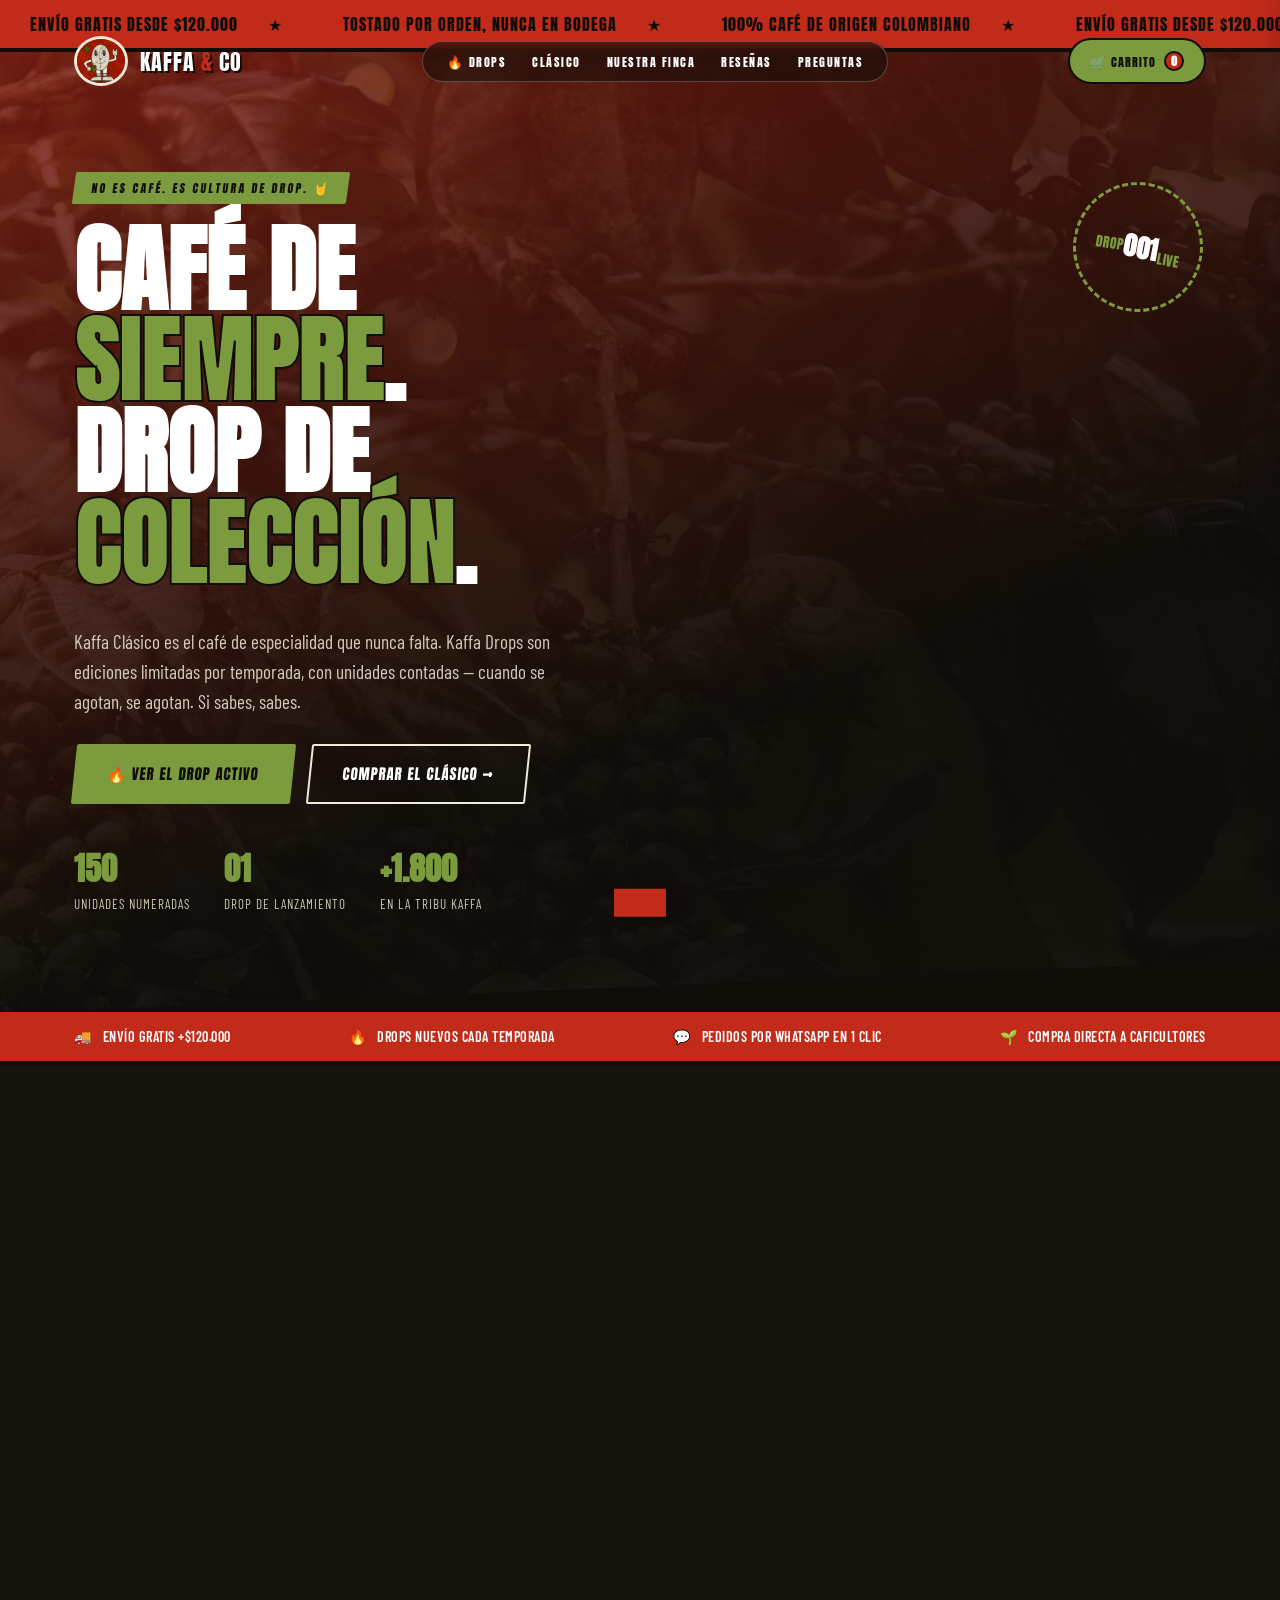
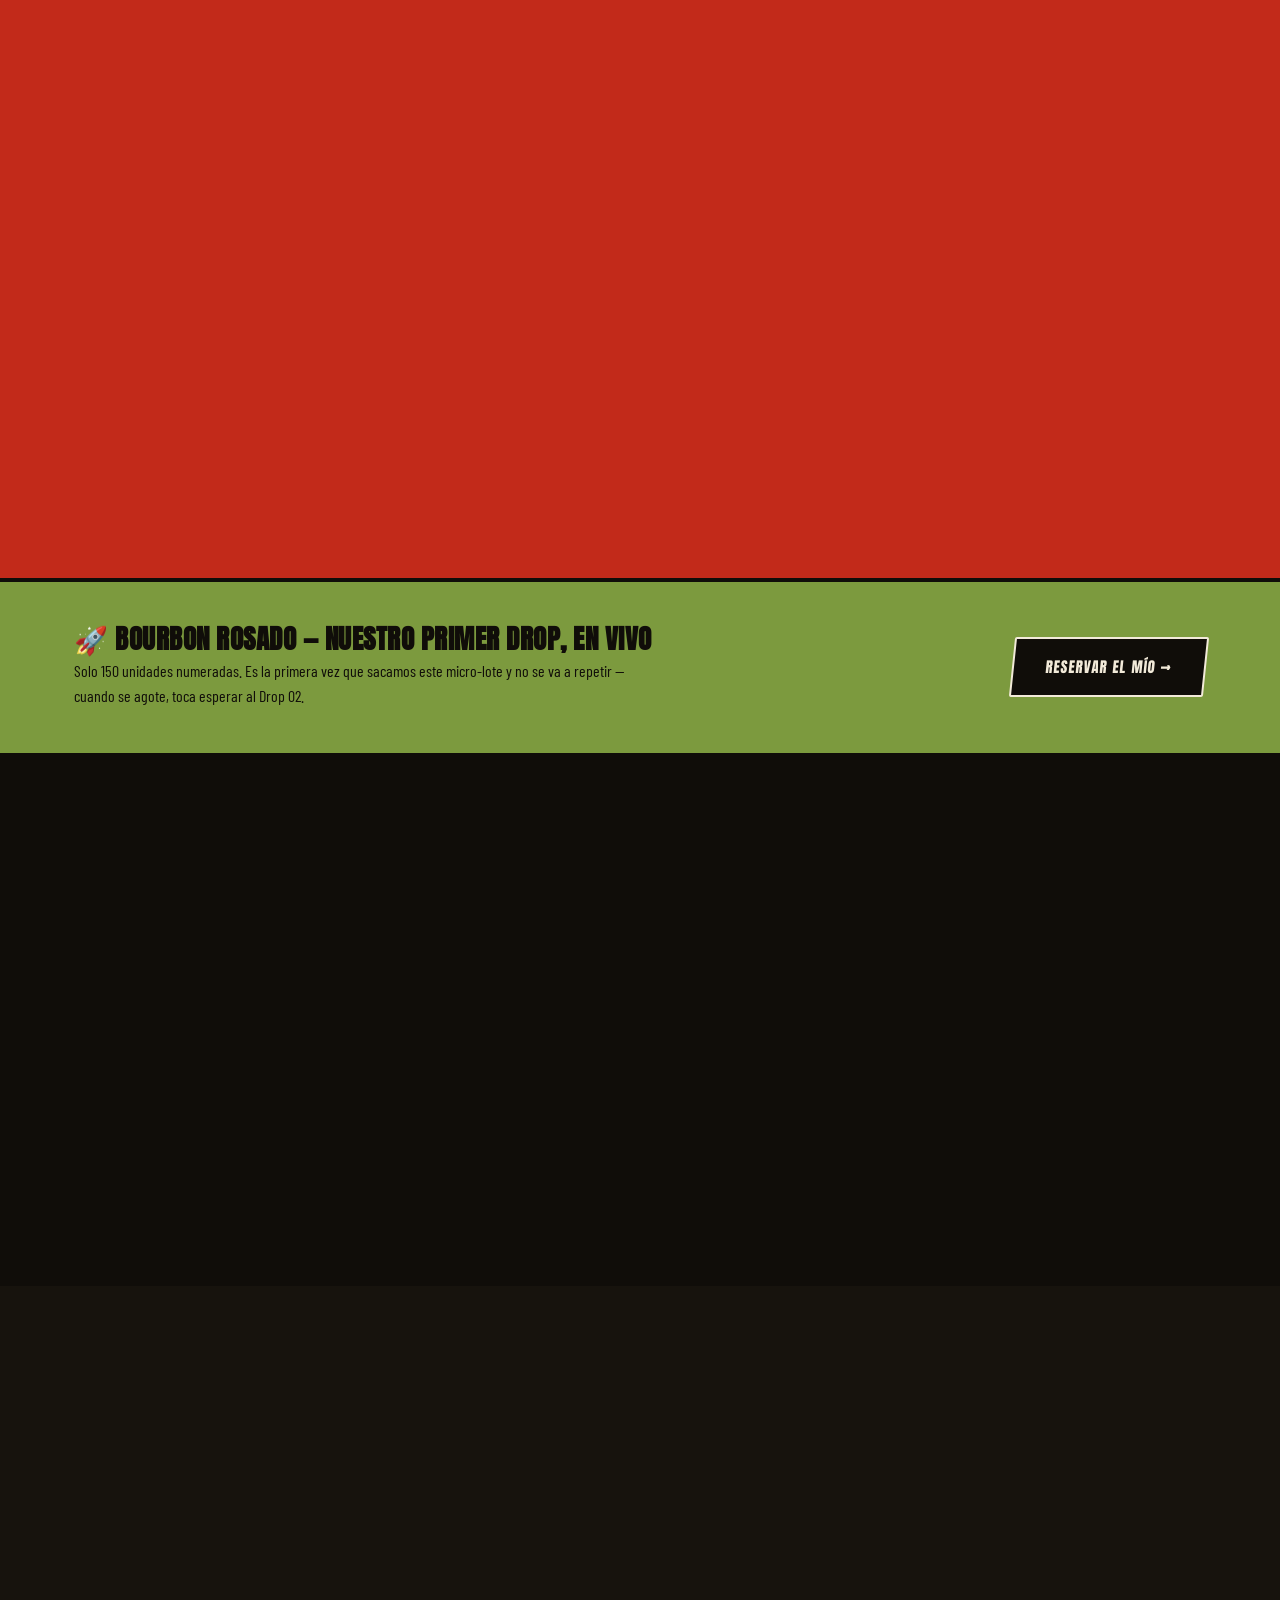
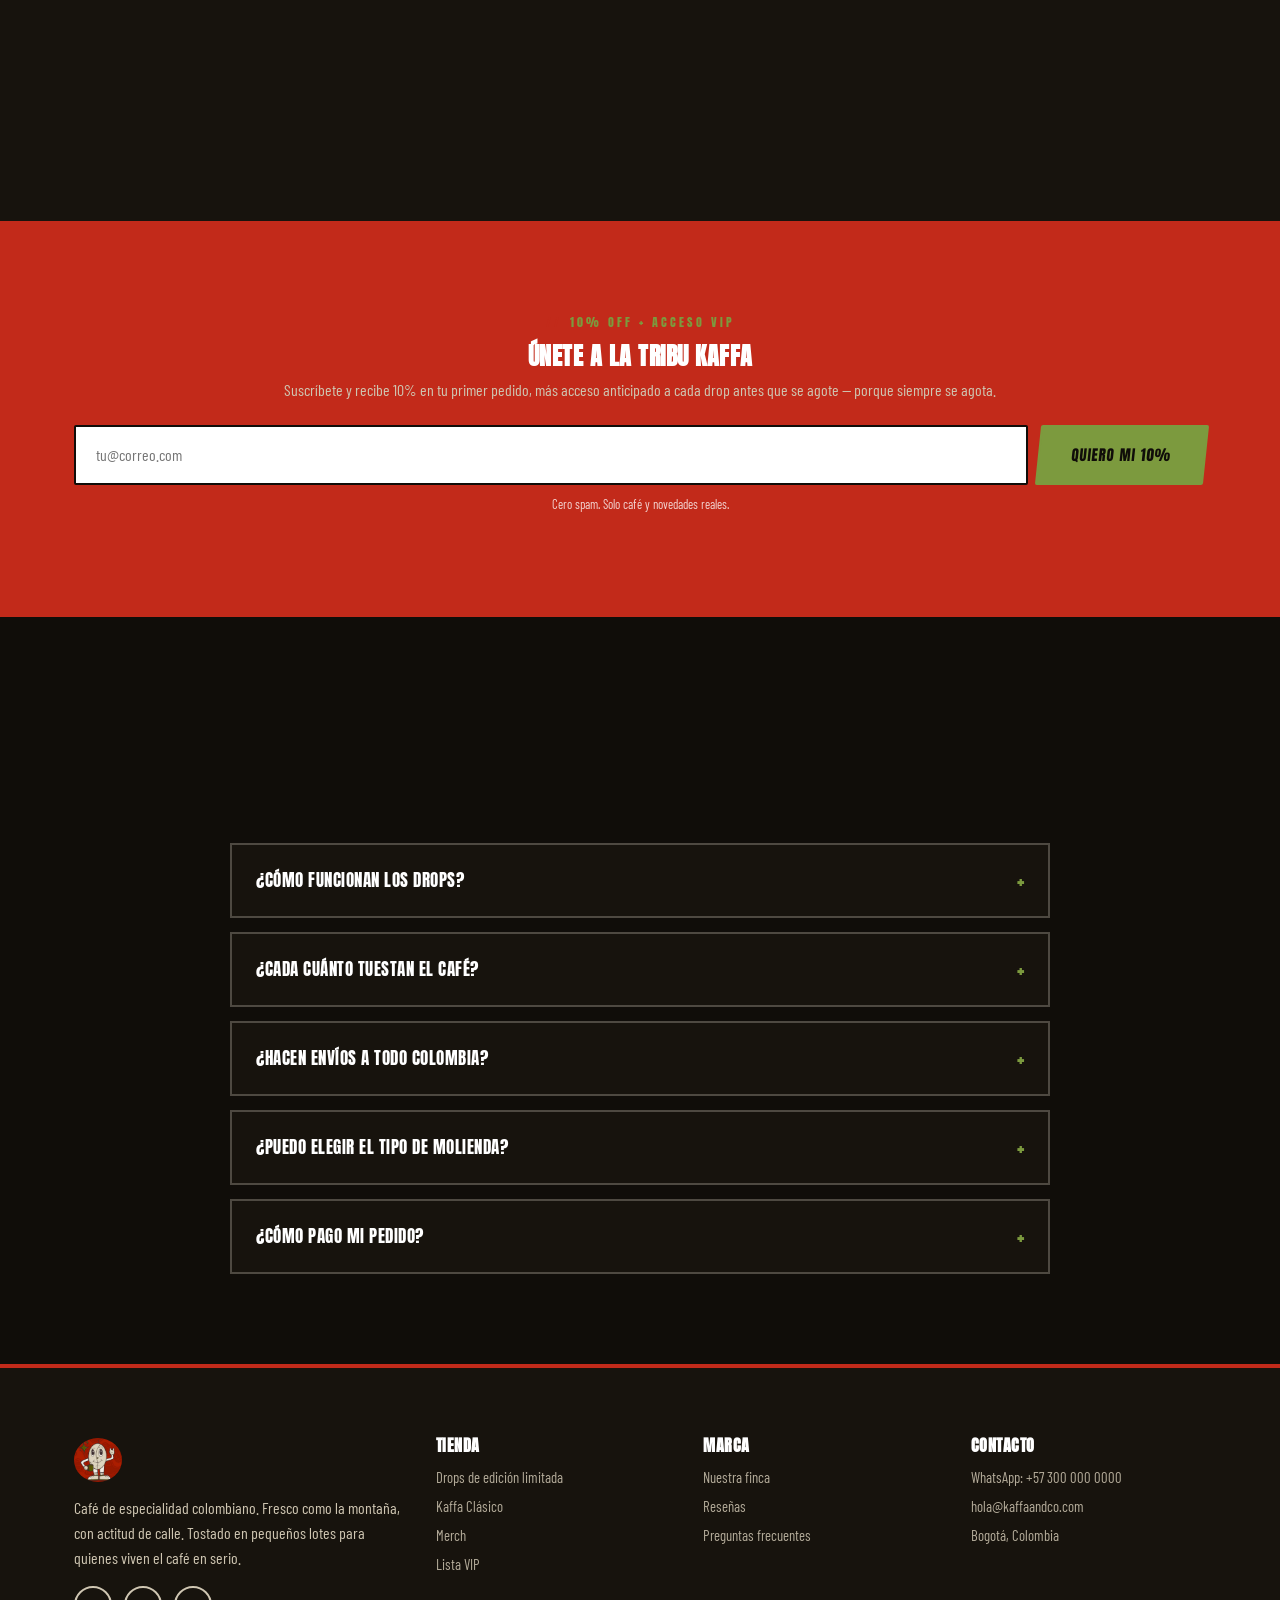
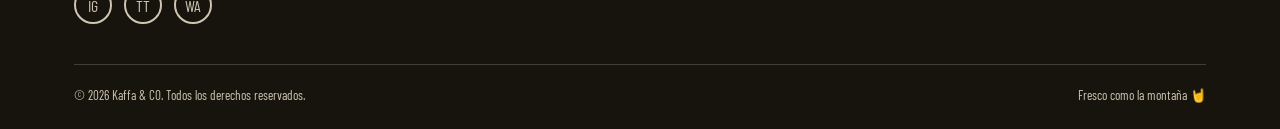
<file: index-v2.html>
<!doctype html>
<html lang="es">
<head>
<meta charset="UTF-8">
<meta name="viewport" content="width=device-width, initial-scale=1.0">
<title>Kaffa & CO — Café Clásico + Drops de Edición Limitada</title>
<meta name="description" content="Café colombiano de especialidad con actitud street. Línea Clásica siempre disponible + Drops de edición limitada por temporada. Únete al hype.">
<link rel="icon" href="assets/img/mascot-clean.jpg">
<link rel="preconnect" href="https://fonts.googleapis.com">
<link href="https://fonts.googleapis.com/css2?family=Anton&family=Barlow+Condensed:wght@400;500;600;700&display=swap" rel="stylesheet">
<link rel="stylesheet" href="theme-alt.css">
</head>
<body class="v2">

<!-- Marquee -->
<div class="marquee">
  <div class="marquee-track" id="marqueeTrack">
    <span>ENVÍO GRATIS DESDE $120.000</span>
    <span>TOSTADO POR ORDEN, NUNCA EN BODEGA</span>
    <span>100% CAFÉ DE ORIGEN COLOMBIANO</span>
    <span>ENVÍO GRATIS DESDE $120.000</span>
    <span>TOSTADO POR ORDEN, NUNCA EN BODEGA</span>
    <span>100% CAFÉ DE ORIGEN COLOMBIANO</span>
  </div>
</div>

<!-- Header -->
<header class="site">
  <nav class="nav">
    <a href="#top" class="brand">
      <img src="assets/img/mascot-clean.jpg" alt="Kaffa & CO">
      <span class="brand-name">KAFFA <span style="color:var(--rojo)">&amp;</span> CO</span>
    </a>
    <div class="nav-links">
      <a href="#drops">🔥 Drops</a>
      <a href="#productos">Clásico</a>
      <a href="#historia">Nuestra Finca</a>
      <a href="#reviews">Reseñas</a>
      <a href="#faq">Preguntas</a>
    </div>
    <div class="nav-actions">
      <button class="icon-btn" id="openCart">🛒 Carrito <span class="cart-count" id="cartCount">0</span></button>
      <button class="menu-toggle" id="menuToggle">☰</button>
    </div>
  </nav>
</header>

<!-- Hero -->
<section class="hero" id="top">
  <div class="hero-bg" style="background-image:url('assets/img/farm-2.jpg')"></div>
  <div class="hero-stamp">DROP<br><strong>001</strong><br>LIVE</div>
  <div class="hero-grid">
    <div class="hero-copy reveal in">
      <span class="hero-eyebrow">No es café. Es cultura de drop. 🤘</span>
      <h1>CAFÉ DE<br><em>SIEMPRE</em>.<br>DROP DE<br><em>COLECCIÓN</em>.</h1>
      <p class="lead">Kaffa Clásico es el café de especialidad que nunca falta. Kaffa Drops son ediciones limitadas por temporada, con unidades contadas — cuando se agotan, se agotan. Si sabes, sabes.</p>
      <div class="hero-ctas">
        <a href="#drops" class="btn btn-primary">🔥 Ver el drop activo</a>
        <a href="#productos" class="btn btn-outline">Comprar el Clásico →</a>
      </div>
      <div class="hero-stats">
        <div><strong>150</strong><span>Unidades numeradas</span></div>
        <div><strong>01</strong><span>Drop de lanzamiento</span></div>
        <div><strong>+1.800</strong><span>En la tribu Kaffa</span></div>
      </div>
    </div>
  </div>
  <div class="hero-cut"></div>
</section>

<!-- Trust bar -->
<div class="trustbar">
  <div class="container">
    <div class="trustbar-item"><span class="ic">🚚</span> Envío gratis +$120.000</div>
    <div class="trustbar-item"><span class="ic">🔥</span> Drops nuevos cada temporada</div>
    <div class="trustbar-item"><span class="ic">💬</span> Pedidos por WhatsApp en 1 clic</div>
    <div class="trustbar-item"><span class="ic">🌱</span> Compra directa a caficultores</div>
  </div>
</div>

<!-- Drops -->
<section class="drops" id="drops">
  <div class="container">
    <div class="section-head reveal">
      <span class="section-tag" style="color:var(--gold)">Edición limitada</span>
      <h2>Kaffa Drops</h2>
      <p>Nuestro drop de lanzamiento: un micro-lote experimental, unidades contadas y numeradas. Cuando se acaba, se acaba de verdad — no reponemos.</p>
    </div>
    <div class="drop-banner reveal">
      <div class="drop-banner-copy">
        <span class="drop-live">● EN VIVO AHORA</span>
        <h3>DROP 001 — "Bourbon Rosado"</h3>
        <p>Origen Villa Restrepo, Tolima · 1.750 msnm. Variedad Bourbon Rosado, proceso semi-lavado. Notas a frutos rojos, almendra y melón. El primer drop de Kaffa & CO — no se repite.</p>
      </div>
      <div class="timer drop-timer" id="dropTimer">
        <div><strong id="d-h">00</strong><span>Horas</span></div>
        <div><strong id="d-m">00</strong><span>Min</span></div>
        <div><strong id="d-s">00</strong><span>Seg</span></div>
      </div>
    </div>

    <div class="drop-grid" id="dropGrid"></div>

    <div class="drop-waitlist reveal">
      <div>
        <h4>¿Te lo perdiste? No te pierdas el próximo.</h4>
        <p>Entra a la lista VIP y recibe acceso 2 horas antes que todo el mundo al próximo drop.</p>
      </div>
      <form class="newsletter-form" id="waitlistForm">
        <input type="email" placeholder="tu@correo.com" required>
        <button type="submit" class="btn btn-primary">Quiero acceso VIP</button>
      </form>
    </div>
  </div>
</section>

<!-- Products (Clásico) -->
<section class="products" id="productos">
  <div class="container">
    <div class="section-head reveal">
      <span class="section-tag">Línea permanente</span>
      <h2>Kaffa Clásico</h2>
      <p>El café de todos los días, sin drama de stock. Mismo compromiso de frescura, disponible siempre que lo necesites.</p>
    </div>

    <div class="filter-row reveal">
      <button class="filter-btn active" data-filter="all">Todos</button>
      <button class="filter-btn" data-filter="grano">Café Castillo</button>
      <button class="filter-btn" data-filter="merch">Merch</button>
    </div>

    <div class="product-grid" id="productGrid"></div>
  </div>
</section>

<!-- Story -->
<section class="story" id="historia">
  <div class="container">
    <div class="story-grid">
      <div class="story-photos reveal">
        <div class="tag-sticker">DESDE<br>LA FINCA</div>
        <img src="assets/img/farm-1.jpg" alt="Granos de café en la planta">
        <img src="assets/img/farm-hands-1.jpg" alt="Manos cosechando café">
        <img src="assets/img/farm-2.jpg" alt="Cafetal">
        <img src="assets/img/farm-6.jpg" alt="Grano verde en las manos">
      </div>
      <div class="story-copy reveal">
        <h3>Nuestra historia</h3>
        <h2>De la montaña colombiana a tu mesa, sin intermediarios raros.</h2>
        <p>Kaffa &amp; CO nació con una idea simple: el café de especialidad no tiene que ser aburrido. Trabajamos directo con caficultores de las montañas de Colombia, seleccionamos los mejores lotes y los tostamos en tandas pequeñas — nunca en masa, nunca en bodega esperando meses.</p>
        <ul class="story-list">
          <li>Compra directa y justa a familias caficultoras</li>
          <li>Trazabilidad: sabes de qué finca salió tu café</li>
          <li>Tueste artesanal, controlado taza por taza</li>
          <li>Empaque con válvula que conserva el aroma real</li>
        </ul>
        <a href="#productos" class="btn btn-dark">Probar el café →</a>
      </div>
    </div>
  </div>
</section>

<!-- Why us -->
<section class="why">
  <div class="container">
    <div class="section-head reveal">
      <span class="section-tag" style="color:var(--gold)">Por qué Kaffa &amp; CO</span>
      <h2>No es solo café. Es una actitud.</h2>
    </div>
    <div class="why-grid">
      <div class="why-card reveal"><span class="ic">🌄</span><h4>100% origen Colombia</h4><p>Cada grano viene de fincas seleccionadas en zona cafetera, cosechado en su punto justo.</p></div>
      <div class="why-card reveal"><span class="ic">🔥</span><h4>Tueste bajo pedido</h4><p>No tostamos hasta que llega tu pedido. Recibes café fresco, no café viejo con marketing.</p></div>
      <div class="why-card reveal"><span class="ic">🤘</span><h4>Marca con calle</h4><p>Sofisticación de especialidad, actitud de barrio. Café para quien vive intenso.</p></div>
      <div class="why-card reveal"><span class="ic">📦</span><h4>Llega rápido y fresco</h4><p>Empacamos con válvula desgasificante y despachamos en menos de 48 horas.</p></div>
    </div>
  </div>
</section>

<!-- Urgency / hype proof -->
<section class="urgency">
  <div class="container">
    <div>
      <h3>🚀 Bourbon Rosado — nuestro primer drop, en vivo</h3>
      <p>Solo 150 unidades numeradas. Es la primera vez que sacamos este micro-lote y no se va a repetir — cuando se agote, toca esperar al Drop 02.</p>
    </div>
    <a href="#drops" class="btn btn-dark">Reservar el mío →</a>
  </div>
</section>

<!-- Testimonials -->
<section class="testi" id="reviews">
  <div class="container">
    <div class="section-head reveal">
      <span class="section-tag">Reseñas</span>
      <h2>Lo que dice nuestra tribu</h2>
    </div>
    <div class="testi-grid">
      <div class="testi-card reveal">
        <div class="stars">★★★★★</div>
        <p>"Pedí el Huila en grano y llegó tan fresco que se notaba la crema del espresso al toque. Ya no vuelvo a comprar café de supermercado."</p>
        <div class="testi-user"><div class="testi-avatar">JM</div><div><strong>Juliana M.</strong><span>Bogotá</span></div></div>
      </div>
      <div class="testi-card reveal">
        <div class="stars">★★★★★</div>
        <p>"La actitud de la marca me encantó desde el empaque. Y el café está a la altura: notas a panela y frutos rojos, brutal."</p>
        <div class="testi-user"><div class="testi-avatar">DC</div><div><strong>David C.</strong><span>Medellín</span></div></div>
      </div>
      <div class="testi-card reveal">
        <div class="stars">★★★★★</div>
        <p>"Pedí por WhatsApp, me respondieron al toque y en dos días ya estaba tomando café en casa. Servicio impecable."</p>
        <div class="testi-user"><div class="testi-avatar">VS</div><div><strong>Valentina S.</strong><span>Cali</span></div></div>
      </div>
    </div>
  </div>
</section>

<!-- Social -->
<section class="social">
  <div class="container">
    <div class="section-head reveal">
      <span class="section-tag">Síguenos</span>
      <h2>@kaffaandco en tu feed</h2>
    </div>
    <div class="social-grid">
      <a href="#" class="reveal"><img src="assets/img/post-1.png" alt="Kaffa & CO Instagram"></a>
      <a href="#" class="reveal"><img src="assets/img/farm-3.jpg" alt="Finca de café"></a>
      <a href="#" class="reveal"><img src="assets/img/post-3.png" alt="Kaffa & CO mascota"></a>
      <a href="#" class="reveal"><img src="assets/img/farm-4.jpg" alt="Cosecha de café"></a>
      <a href="#" class="reveal"><img src="assets/img/social-2.png" alt="Café en grano"></a>
    </div>
  </div>
</section>

<!-- Newsletter -->
<section class="newsletter">
  <div class="container">
    <span class="section-tag" style="color:var(--gold)">10% OFF + ACCESO VIP</span>
    <h2>Únete a la tribu Kaffa</h2>
    <p>Suscríbete y recibe 10% en tu primer pedido, más acceso anticipado a cada drop antes que se agote — porque siempre se agota.</p>
    <form class="newsletter-form" id="newsForm">
      <input type="email" placeholder="tu@correo.com" required>
      <button type="submit" class="btn btn-primary">Quiero mi 10%</button>
    </form>
    <p class="newsletter-note">Cero spam. Solo café y novedades reales.</p>
  </div>
</section>

<!-- FAQ -->
<section class="faq" id="faq">
  <div class="container">
    <div class="section-head reveal" style="margin:0 auto 44px; text-align:center;">
      <span class="section-tag">Dudas</span>
      <h2>Preguntas frecuentes</h2>
    </div>
    <div class="faq-list">
      <div class="faq-item">
        <button class="faq-q"><span>¿Cómo funcionan los Drops?</span><span class="plus">+</span></button>
        <div class="faq-a"><p>Cada temporada lanzamos un lote experimental de café de especialidad, en unidades limitadas y numeradas. Se agotan y no se reponen — cuando vuelan, es momento de esperar el siguiente drop.</p></div>
      </div>
      <div class="faq-item">
        <button class="faq-q"><span>¿Cada cuánto tuestan el café?</span><span class="plus">+</span></button>
        <div class="faq-a"><p>Tostamos una vez por semana, en lotes pequeños. Tu pedido entra en la próxima tanda disponible, así que nunca recibes café de más de unos días de tostado.</p></div>
      </div>
      <div class="faq-item">
        <button class="faq-q"><span>¿Hacen envíos a todo Colombia?</span><span class="plus">+</span></button>
        <div class="faq-a"><p>Sí, despachamos a nivel nacional. Envío gratis en pedidos desde $120.000 y tiempo de entrega de 2 a 4 días hábiles según ciudad.</p></div>
      </div>
      <div class="faq-item">
        <button class="faq-q"><span>¿Puedo elegir el tipo de molienda?</span><span class="plus">+</span></button>
        <div class="faq-a"><p>Claro. Al finalizar tu pedido por WhatsApp cuéntanos si lo quieres en grano entero, molido para cafetera, para prensa francesa o para espresso.</p></div>
      </div>
      <div class="faq-item">
        <button class="faq-q"><span>¿Cómo pago mi pedido?</span><span class="plus">+</span></button>
        <div class="faq-a"><p>Al dar clic en "Comprar" te llevamos directo a WhatsApp con tu carrito armado. Ahí coordinamos pago (transferencia, Nequi o contraentrega según tu ciudad).</p></div>
      </div>
    </div>
  </div>
</section>

<!-- Footer -->
<footer>
  <div class="container">
    <div class="footer-grid">
      <div class="footer-brand">
        <img src="assets/img/mascot-clean.jpg" alt="Kaffa & CO">
        <p>Café de especialidad colombiano. Fresco como la montaña, con actitud de calle. Tostado en pequeños lotes para quienes viven el café en serio.</p>
        <div class="footer-social">
          <a href="#" aria-label="Instagram">IG</a>
          <a href="#" aria-label="TikTok">TT</a>
          <a href="#" aria-label="WhatsApp">WA</a>
        </div>
      </div>
      <div class="footer-col">
        <h4>Tienda</h4>
        <ul>
          <li><a href="#drops">Drops de edición limitada</a></li>
          <li><a href="#productos">Kaffa Clásico</a></li>
          <li><a href="#productos">Merch</a></li>
          <li><a href="#drops">Lista VIP</a></li>
        </ul>
      </div>
      <div class="footer-col">
        <h4>Marca</h4>
        <ul>
          <li><a href="#historia">Nuestra finca</a></li>
          <li><a href="#reviews">Reseñas</a></li>
          <li><a href="#faq">Preguntas frecuentes</a></li>
        </ul>
      </div>
      <div class="footer-col">
        <h4>Contacto</h4>
        <ul>
          <li><a href="#">WhatsApp: +57 300 000 0000</a></li>
          <li><a href="#">hola@kaffaandco.com</a></li>
          <li><a href="#">Bogotá, Colombia</a></li>
        </ul>
      </div>
    </div>
    <div class="footer-bottom">
      <span>© 2026 Kaffa &amp; CO. Todos los derechos reservados.</span>
      <span>Fresco como la montaña 🤘</span>
    </div>
  </div>
</footer>

<!-- Sticky mobile CTA -->
<div class="sticky-cta">
  <span style="font-family:'Anton',sans-serif;color:var(--crema);font-size:.85rem;">¿Listo para tu café?</span>
  <a href="#productos" class="btn btn-primary">Comprar ahora</a>
</div>

<!-- Cart -->
<div class="overlay" id="overlay"></div>
<div class="cart-drawer" id="cartDrawer">
  <div class="cart-head">
    <h3>Tu carrito</h3>
    <button class="cart-close" id="closeCart">✕</button>
  </div>
  <div class="cart-items" id="cartItems"></div>
  <div class="cart-foot">
    <p class="free-ship-note" id="shipNote"></p>
    <div class="cart-total-row"><span>Total</span><span id="cartTotal">$0</span></div>
    <a href="#" class="btn btn-primary" id="checkoutBtn">Comprar por WhatsApp →</a>
  </div>
</div>

<div class="toast" id="toast"></div>

<script src="app.js?v=3"></script>
</body>
</html>
</file>
<file: theme-alt.css>
/* ==== Kaffa & CO — DISEÑO 2: "Zine de Barrio" (dark, poster, diagonal cuts) ==== */
:root{
  --rojo: #c22a1a;
  --rojo-dark: #8f1f13;
  --rojo-deep: #5c140e;
  --oliva: #7c9a3e;
  --oliva-dark: #4c5e26;
  --crema: #f2ead9;
  --crema-2: #cfc6b2;
  --tinta: #100d09;
  --panel: #17130d;
  --panel-2: #201a12;
  --line: #f2ead9;
  --gold: #7c9a3e;

  --radius: 6px;
  --radius-sm: 4px;
  --shadow: 0 20px 40px rgba(0,0,0,.5);
  --ease: cubic-bezier(.22,.85,.32,1);
}

*,*::before,*::after{ box-sizing:border-box; }
html{ scroll-behavior:smooth; }
body.v2{
  margin:0;
  font-family:'Barlow Condensed','Arial Narrow',sans-serif;
  background:var(--tinta);
  color:var(--crema);
  overflow-x:hidden;
}
.v2 h1,.v2 h2,.v2 h3,.v2 h4{
  font-family:'Anton',sans-serif;
  letter-spacing:.5px;
  text-transform:uppercase;
  margin:0 0 .4em;
  line-height:.95;
}
.v2 p{ line-height:1.55; margin:0 0 1em; color:var(--crema-2); }
.v2 a{ color:inherit; text-decoration:none; }
.v2 img{ max-width:100%; display:block; }
.v2 button{ font-family:inherit; cursor:pointer; }
.v2 .container{ max-width:1180px; margin:0 auto; padding:0 24px; }
.v2 .section-tag{
  display:inline-flex; align-items:center; gap:8px;
  font-family:'Anton',sans-serif;
  font-size:.75rem; letter-spacing:3px; text-transform:uppercase;
  color:var(--oliva);
  margin-bottom:14px;
}
.v2 .section-tag::before{ content:"//"; color:var(--rojo); }
.v2 .section-head h2{ font-size:clamp(2.2rem,5.5vw,3.8rem); color:var(--crema); -webkit-text-stroke:0; }
.v2 .section-head p{ font-size:1.1rem; max-width:640px; }

/* ==== Marquee — bigger, edge to edge ==== */
.v2 .marquee{
  background:var(--rojo);
  color:var(--tinta);
  overflow:hidden;
  white-space:nowrap;
  border-bottom:4px solid var(--tinta);
  padding:6px 0;
}
.v2 .marquee-track{ display:inline-flex; animation: scroll-left 18s linear infinite; }
.v2 .marquee-track span{
  padding:6px 30px;
  font-family:'Anton',sans-serif;
  font-size:1rem;
  letter-spacing:1px;
  text-transform:uppercase;
}
.v2 .marquee-track span::after{ content:"★"; margin-left:30px; color:var(--tinta); }
@keyframes scroll-left{ 0%{ transform:translateX(0);} 100%{ transform:translateX(-50%);} }

/* ==== Header — transparent over hero ==== */
.v2 header.site{
  position:absolute; top:36px; left:0; right:0; z-index:100;
  background:transparent; border:none;
}
.v2 .nav{ display:flex; align-items:center; justify-content:space-between; padding:0 24px; max-width:1180px; margin:0 auto; }
.v2 .brand{ display:flex; align-items:center; gap:12px; }
.v2 .brand img{ height:50px; width:auto; border-radius:50%; border:3px solid var(--crema); }
.v2 .brand-name{ font-family:'Anton',sans-serif; font-size:1.4rem; letter-spacing:1px; color:#fff; text-shadow:2px 2px 0 var(--tinta); }
.v2 .nav-links{ display:flex; gap:26px; align-items:center; background:rgba(16,13,9,.55); backdrop-filter:blur(6px); padding:10px 24px; border-radius:50px; border:1px solid rgba(242,234,217,.25); }
.v2 .nav-links a{ font-family:'Anton',sans-serif; font-size:.78rem; letter-spacing:1.5px; text-transform:uppercase; color:#fff; }
.v2 .nav-links a:hover{ color:var(--oliva); }
.v2 .nav-actions{ display:flex; align-items:center; gap:14px; }
.v2 .icon-btn{
  background:var(--oliva); color:var(--tinta); border:2px solid var(--tinta);
  border-radius:50px; padding:11px 20px; display:flex; align-items:center; gap:8px;
  font-family:'Anton',sans-serif; font-size:.78rem; letter-spacing:1px; text-transform:uppercase;
  transition:transform .2s var(--ease);
}
.v2 .icon-btn:hover{ transform:translateY(-2px) rotate(-1deg); }
.v2 .cart-count{ background:var(--rojo); color:#fff; border-radius:50%; min-width:20px; height:20px; display:inline-flex; align-items:center; justify-content:center; font-size:.72rem; font-weight:700; border:2px solid var(--tinta); }
.v2 .menu-toggle{ display:none; background:var(--crema); border:none; font-size:1.4rem; border-radius:8px; padding:6px 10px; }

/* ==== Hero — full bleed photo poster with diagonal cut ==== */
.v2 .hero{
  position:relative; min-height:100vh; display:flex; align-items:center;
  overflow:hidden; color:#fff; padding-top:120px; padding-bottom:100px;
}
.v2 .hero-bg{
  position:absolute; inset:0; background-size:cover; background-position:center;
  filter:saturate(.5) brightness(.4);
}
.v2 .hero::before{
  content:""; position:absolute; inset:0;
  background:linear-gradient(160deg, rgba(194,42,26,.55), rgba(16,13,9,.9) 65%);
  z-index:1;
}
.v2 .hero-cut{
  position:absolute; left:0; right:0; bottom:-1px; height:90px; z-index:2;
  background:var(--tinta);
  clip-path:polygon(0 100%, 100% 40%, 100% 100%);
}
.v2 .hero-stamp{
  position:absolute; top:130px; right:6%; z-index:3;
  width:130px; height:130px; border-radius:50%;
  border:3px dashed var(--oliva);
  color:var(--oliva); font-family:'Anton',sans-serif; font-size:.85rem; text-align:center;
  display:flex; align-items:center; justify-content:center; line-height:1.2;
  transform:rotate(10deg);
  animation:spin-slow 16s linear infinite;
}
.v2 .hero-stamp strong{ display:block; font-size:1.6rem; color:#fff; }
@keyframes spin-slow{ from{ transform:rotate(10deg);} to{ transform:rotate(370deg);} }

.v2 .hero-grid{ position:relative; z-index:2; max-width:1180px; margin:0 auto; padding:0 24px; width:100%; }
.v2 .hero-copy{ max-width:680px; }
.v2 .hero-eyebrow{
  display:inline-block; background:var(--oliva); color:var(--tinta);
  padding:7px 18px; border-radius:2px; font-family:'Anton',sans-serif; font-size:.72rem;
  letter-spacing:2px; text-transform:uppercase; margin-bottom:20px; transform:skewX(-8deg);
}
.v2 .hero h1{
  font-size:clamp(3rem,9vw,6rem); color:#fff; letter-spacing:0;
}
.v2 .hero h1 em{ font-style:normal; color:var(--oliva); -webkit-text-stroke:2px var(--tinta); }
.v2 .hero p.lead{ font-size:1.2rem; max-width:520px; color:rgba(242,234,217,.85); margin-top:20px; }
.v2 .hero-ctas{ display:flex; gap:16px; flex-wrap:wrap; margin-top:28px; }
.v2 .btn{
  display:inline-flex; align-items:center; gap:10px;
  font-family:'Anton',sans-serif; letter-spacing:1px; text-transform:uppercase;
  padding:17px 32px; border-radius:2px; border:2px solid var(--crema);
  transition:transform .18s var(--ease), background .18s;
  font-size:.92rem; transform:skewX(-6deg);
}
.v2 .btn span, .v2 .btn{ display:inline-flex; }
.v2 .btn-primary{ background:var(--oliva); color:var(--tinta); border-color:var(--oliva); }
.v2 .btn-primary:hover{ background:#8fae3f; transform:skewX(-6deg) translateY(-3px); }
.v2 .btn-outline{ background:transparent; color:#fff; }
.v2 .btn-outline:hover{ background:#fff; color:var(--tinta); }
.v2 .btn-dark{ background:var(--tinta); color:var(--crema); border-color:var(--crema); }
.v2 .btn-dark:hover{ background:var(--rojo); border-color:var(--rojo); }
.v2 .hero-stats{ display:flex; gap:34px; margin-top:40px; flex-wrap:wrap; }
.v2 .hero-stats strong{ display:block; font-family:'Anton',sans-serif; font-size:2rem; color:var(--oliva); }
.v2 .hero-stats span{ font-size:.82rem; text-transform:uppercase; letter-spacing:1px; color:var(--crema-2); }

/* ==== Trust bar ==== */
.v2 .trustbar{ background:var(--rojo); color:#fff; padding:16px 0; border-bottom:4px solid var(--tinta); }
.v2 .trustbar .container{ display:flex; justify-content:space-between; flex-wrap:wrap; gap:14px; }
.v2 .trustbar-item{ display:flex; align-items:center; gap:10px; font-size:.88rem; text-transform:uppercase; letter-spacing:.5px; font-weight:600; }

.v2 section{ padding:90px 0; position:relative; }
.v2 .section-head{ max-width:680px; margin-bottom:50px; }

/* ==== Drops — ticket stub style ==== */
.v2 .drops{ background:var(--panel); border-bottom:4px solid var(--tinta); }
.v2 .drop-banner{
  display:flex; align-items:center; justify-content:space-between; gap:26px; flex-wrap:wrap;
  background:var(--rojo); border:none; border-radius:0;
  padding:34px 36px; margin-bottom:50px;
  position:relative; clip-path:polygon(0 0,100% 0,100% 88%,97% 100%,3% 100%,0 88%);
}
.v2 .drop-live{ color:#ffd7d1; font-family:'Anton',sans-serif; font-size:.75rem; letter-spacing:2px; animation:pulse-live 1.6s ease-in-out infinite; }
@keyframes pulse-live{ 0%,100%{ opacity:1;} 50%{ opacity:.4;} }
.v2 .drop-banner-copy h3{ font-size:1.9rem; color:#fff; margin:8px 0; }
.v2 .drop-banner-copy p{ color:rgba(255,255,255,.85); max-width:540px; margin:0; }
.v2 .drop-timer div{ background:var(--tinta); color:var(--oliva); border-radius:var(--radius-sm); padding:12px 16px; text-align:center; min-width:70px; }
.v2 .drop-timer strong{ display:block; font-family:'Anton',sans-serif; font-size:1.6rem; }
.v2 .drop-timer span{ font-size:.68rem; text-transform:uppercase; letter-spacing:1px; }

.v2 .drop-grid{ display:grid; grid-template-columns:1fr; gap:26px; margin-bottom:50px; max-width:960px; margin-left:auto; margin-right:auto; }
.v2 .drop-card{
  background:var(--panel-2);
  border:none; border-radius:0;
  overflow:hidden; display:flex; flex-direction:row;
  box-shadow:var(--shadow);
  position:relative;
  clip-path:polygon(0 0, 97% 0, 100% 6%, 100% 100%, 3% 100%, 0 94%);
}
.v2 .drop-card .product-media{ flex:1 1 45%; aspect-ratio:auto; border:none; background:#151009; }
.v2 .drop-card .product-media.label-fit{ background:#151009; }
.v2 .drop-card .product-media.label-fit img{ object-fit:contain; padding:14px; }
.v2 .drop-card .product-media img.is-fallback{ object-fit:contain; padding:30px; background:var(--rojo-deep); }
.v2 .drop-card .edition-tag{
  position:absolute; top:14px; right:14px; z-index:2;
  background:var(--oliva); color:var(--tinta); border:none; border-radius:2px;
  font-family:'Anton',sans-serif; font-size:.68rem; letter-spacing:1px; padding:7px 12px;
  transform:skewX(-8deg);
}
.v2 .drop-body{ padding:32px; display:flex; flex-direction:column; gap:10px; flex:1 1 55%; justify-content:center; }
.v2 .drop-body .kind{ font-size:.78rem; letter-spacing:2px; text-transform:uppercase; color:var(--oliva); font-family:'Anton',sans-serif; }
.v2 .drop-body h3{ color:#fff; font-size:2rem; }
.v2 .drop-body p{ color:var(--crema-2); font-size:.94rem; }
.v2 .stock-row{ display:flex; justify-content:space-between; font-size:.8rem; color:var(--crema-2); }
.v2 .stock-row strong{ color:var(--oliva); }
.v2 .stock-bar{ height:8px; background:rgba(242,234,217,.12); overflow:hidden; border-radius:0; }
.v2 .stock-bar-fill{ height:100%; background:var(--oliva); transition:width .5s var(--ease); }
.v2 .stock-bar-fill.low{ background:var(--rojo); }
.v2 .drop-price-row{ display:flex; justify-content:space-between; align-items:center; margin-top:8px; }
.v2 .drop-price{ font-family:'Anton',sans-serif; font-size:1.7rem; color:#fff; }
.v2 .drop-add{ background:var(--oliva); color:var(--tinta); border:none; padding:13px 20px; border-radius:2px; font-family:'Anton',sans-serif; font-size:.8rem; letter-spacing:1px; text-transform:uppercase; transform:skewX(-6deg); }
.v2 .drop-add.soldout{ background:transparent; color:var(--crema-2); border:2px solid var(--crema-2); }
.v2 .drop-waitlist{
  display:flex; align-items:center; justify-content:space-between; gap:22px; flex-wrap:wrap;
  background:var(--panel-2); border:2px dashed var(--oliva); border-radius:0; padding:30px 34px;
}
.v2 .drop-waitlist h4{ color:#fff; font-size:1.3rem; }
.v2 .drop-waitlist .newsletter-form{ margin:0; justify-content:flex-start; }

/* ==== Products — polaroid tilt cards ==== */
.v2 .products{ background:var(--tinta); }
.v2 .filter-row{ display:flex; gap:10px; flex-wrap:wrap; margin-bottom:40px; }
.v2 .filter-btn{
  border:2px solid var(--crema); background:transparent; color:var(--crema);
  padding:10px 20px; border-radius:2px; font-family:'Anton',sans-serif; font-size:.78rem;
  letter-spacing:1px; text-transform:uppercase; transform:skewX(-6deg);
}
.v2 .filter-btn.active, .v2 .filter-btn:hover{ background:var(--oliva); border-color:var(--oliva); color:var(--tinta); }
.v2 .product-grid{ display:grid; grid-template-columns:repeat(3,1fr); gap:40px; padding-top:10px; }
.v2 .product-card{
  background:var(--panel); border:none; border-radius:0; overflow:hidden;
  display:flex; flex-direction:column; box-shadow:var(--shadow);
  transition:transform .25s var(--ease); position:relative;
}
.v2 .product-card:nth-child(odd){ transform:rotate(-1.5deg); }
.v2 .product-card:nth-child(even){ transform:rotate(1.5deg); }
.v2 .product-card:hover{ transform:rotate(0) translateY(-8px) scale(1.02); z-index:5; }
.v2 .product-media{ position:relative; aspect-ratio:4/3.3; background:var(--oliva-dark); display:flex; align-items:center; justify-content:center; overflow:hidden; border:none; }
.v2 .product-media img{ width:100%; height:100%; object-fit:cover; }
.v2 .product-media.label-fit{ aspect-ratio:3/3.6; background:#151009; }
.v2 .product-media.label-fit img{ object-fit:contain; padding:6px; }
.v2 .badge{ position:absolute; top:14px; left:-8px; background:var(--rojo); color:#fff; font-family:'Anton',sans-serif; font-size:.66rem; letter-spacing:1px; text-transform:uppercase; padding:7px 14px 7px 18px; }
.v2 .badge.gold{ background:var(--oliva); color:var(--tinta); }
.v2 .product-body{ padding:22px; display:flex; flex-direction:column; gap:10px; flex:1; }
.v2 .product-body .kind{ font-size:.75rem; letter-spacing:2px; text-transform:uppercase; color:var(--oliva); font-family:'Anton',sans-serif; }
.v2 .product-body h3{ font-size:1.5rem; color:#fff; }
.v2 .stars{ color:var(--oliva); font-size:.85rem; letter-spacing:2px; }
.v2 .price-row{ margin-top:6px; }
.v2 .price{ font-family:'Anton',sans-serif; font-size:1.5rem; color:#fff; }
.v2 .price .old{ font-size:.9rem; color:#8a8071; text-decoration:line-through; margin-right:8px; font-family:'Barlow Condensed',sans-serif; }
.v2 .add-btn{ background:var(--oliva); color:var(--tinta); border:none; padding:12px 16px; border-radius:2px; font-family:'Anton',sans-serif; font-size:.78rem; letter-spacing:1px; text-transform:uppercase; }
.v2 .add-btn:hover{ background:var(--rojo); color:#fff; }
.v2 .add-btn.added{ background:var(--gold); }

/* ==== Story ==== */
.v2 .story{ background:var(--panel); border-top:4px solid var(--tinta); border-bottom:4px solid var(--tinta); }
.v2 .story-grid{ display:grid; grid-template-columns:1fr 1fr; gap:44px; align-items:center; }
.v2 .story-photos{ position:relative; display:grid; grid-template-columns:1fr 1fr; gap:18px; }
.v2 .story-photos img{ border:none; object-fit:cover; height:220px; width:100%; box-shadow:var(--shadow); }
.v2 .story-photos img:nth-child(2){ margin-top:36px; }
.v2 .story-photos img:nth-child(odd){ transform:rotate(-2deg); }
.v2 .story-photos img:nth-child(even){ transform:rotate(2deg); }
.v2 .tag-sticker{
  position:absolute; top:-22px; left:-22px; background:var(--oliva); color:var(--tinta);
  border-radius:50%; width:100px; height:100px; display:flex; align-items:center; justify-content:center;
  font-family:'Anton',sans-serif; text-align:center; font-size:.78rem; text-transform:uppercase;
  transform:rotate(-10deg); box-shadow:var(--shadow); z-index:2;
}
.v2 .story-copy h3{ font-size:1rem; color:var(--oliva); letter-spacing:3px; }
.v2 .story-copy h2{ font-size:clamp(2rem,4vw,2.8rem); color:#fff; }
.v2 .story-list{ list-style:none; margin:22px 0; padding:0; display:grid; gap:12px; }
.v2 .story-list li{ display:flex; gap:12px; align-items:flex-start; font-size:1rem; color:var(--crema-2); }
.v2 .story-list li::before{ content:"▲"; color:var(--tinta); background:var(--oliva); border-radius:50%; width:22px; height:22px; flex:none; display:flex; align-items:center; justify-content:center; font-size:.6rem; }

/* ==== Why us ==== */
.v2 .why{ background:var(--rojo); color:#fff; }
.v2 .why .section-tag{ color:var(--tinta); }
.v2 .why .section-head h2{ color:#fff; }
.v2 .why-grid{ display:grid; grid-template-columns:repeat(4,1fr); gap:24px; }
.v2 .why-card{ background:rgba(16,13,9,.35); border:2px solid rgba(255,255,255,.2); border-radius:0; padding:28px 22px; transition:.2s; }
.v2 .why-card:hover{ background:var(--tinta); border-color:var(--tinta); transform:translateY(-6px); }
.v2 .why-card .ic{ font-size:2.2rem; margin-bottom:14px; display:block; }
.v2 .why-card h4{ color:#fff; font-size:1.1rem; }
.v2 .why-card p{ color:rgba(255,255,255,.8); font-size:.9rem; margin:0; }

/* ==== Urgency ==== */
.v2 .urgency{ background:var(--oliva); color:var(--tinta); border-top:4px solid var(--tinta); border-bottom:4px solid var(--tinta); padding:44px 0; }
.v2 .urgency .container{ display:flex; align-items:center; justify-content:space-between; flex-wrap:wrap; gap:22px; }
.v2 .urgency h3{ font-size:1.7rem; margin:0; color:var(--tinta); }
.v2 .urgency p{ margin:8px 0 0; color:var(--tinta); max-width:560px; }

/* ==== Testimonials ==== */
.v2 .testi{ background:var(--tinta); }
.v2 .testi-grid{ display:grid; grid-template-columns:repeat(3,1fr); gap:26px; }
.v2 .testi-card{ background:var(--panel); border:none; border-left:4px solid var(--oliva); border-radius:0; padding:28px; }
.v2 .testi-card p{ font-size:1.02rem; color:var(--crema-2); font-style:italic; }
.v2 .testi-avatar{ width:42px; height:42px; border-radius:50%; background:var(--rojo); color:#fff; display:flex; align-items:center; justify-content:center; font-family:'Anton',sans-serif; }
.v2 .testi-user{ display:flex; align-items:center; gap:12px; margin-top:16px; }
.v2 .testi-user strong{ color:#fff; display:block; font-size:.95rem; }
.v2 .testi-user span{ font-size:.8rem; color:#8a8071; }

/* ==== Social ==== */
.v2 .social{ background:var(--panel); }
.v2 .social-grid{ display:grid; grid-template-columns:repeat(5,1fr); gap:16px; }
.v2 .social-grid a{ display:block; aspect-ratio:1/1; overflow:hidden; border:none; position:relative; }
.v2 .social-grid img{ width:100%; height:100%; object-fit:cover; filter:grayscale(.3); transition:.3s; }
.v2 .social-grid a:hover img{ transform:scale(1.1); filter:grayscale(0); }

/* ==== Newsletter ==== */
.v2 .newsletter{ background:var(--rojo); color:#fff; text-align:center; }
.v2 .newsletter h2{ color:#fff; }
.v2 .newsletter-form{ display:flex; gap:10px; margin-top:22px; flex-wrap:wrap; justify-content:center; }
.v2 .newsletter-form input{ flex:1; min-width:220px; padding:16px 20px; border-radius:2px; border:2px solid var(--tinta); font-family:'Barlow Condensed',sans-serif; font-size:1rem; }
.v2 .newsletter-note{ font-size:.8rem; color:rgba(255,255,255,.8); margin-top:10px; }

/* ==== FAQ ==== */
.v2 .faq{ background:var(--tinta); }
.v2 .faq-list{ max-width:820px; margin:0 auto; display:grid; gap:14px; }
.v2 .faq-item{ border:2px solid rgba(242,234,217,.25); border-radius:0; overflow:hidden; background:var(--panel); }
.v2 .faq-q{ padding:20px 24px; display:flex; justify-content:space-between; align-items:center; font-family:'Anton',sans-serif; font-size:1.05rem; text-transform:uppercase; letter-spacing:.5px; background:none; border:none; width:100%; text-align:left; color:#fff; }
.v2 .faq-q .plus{ font-size:1.3rem; transition:.2s; color:var(--oliva); }
.v2 .faq-item.open .plus{ transform:rotate(45deg); }
.v2 .faq-a{ max-height:0; overflow:hidden; transition:max-height .3s var(--ease); padding:0 24px; }
.v2 .faq-item.open .faq-a{ max-height:220px; padding-bottom:20px; }

/* ==== Footer ==== */
.v2 footer{ background:var(--panel); color:var(--crema-2); padding:70px 0 26px; border-top:4px solid var(--rojo); }
.v2 .footer-grid{ display:grid; grid-template-columns:1.4fr 1fr 1fr 1fr; gap:32px; margin-bottom:40px; }
.v2 .footer-brand img{ height:44px; margin-bottom:14px; border-radius:50%; }
.v2 .footer-col h4{ color:#fff; font-size:1rem; margin-bottom:14px; }
.v2 .footer-col ul{ list-style:none; padding:0; margin:0; display:grid; gap:10px; }
.v2 .footer-col a{ font-size:.92rem; opacity:.85; }
.v2 .footer-col a:hover{ opacity:1; color:var(--oliva); }
.v2 .footer-social{ display:flex; gap:12px; margin-top:16px; }
.v2 .footer-social a{ width:38px; height:38px; border-radius:50%; border:2px solid var(--crema-2); display:flex; align-items:center; justify-content:center; }
.v2 .footer-social a:hover{ background:var(--rojo); border-color:var(--rojo); }
.v2 .footer-bottom{ border-top:1px solid rgba(242,234,217,.2); padding-top:22px; display:flex; justify-content:space-between; font-size:.82rem; flex-wrap:wrap; gap:10px; }

/* ==== Cart drawer ==== */
.v2 .overlay{ position:fixed; inset:0; background:rgba(16,13,9,.75); opacity:0; pointer-events:none; transition:opacity .25s; z-index:200; }
.v2 .overlay.show{ opacity:1; pointer-events:auto; }
.v2 .cart-drawer{ position:fixed; top:0; right:-420px; width:400px; max-width:92vw; height:100%; background:var(--panel); z-index:201; border-left:4px solid var(--oliva); display:flex; flex-direction:column; transition:right .3s var(--ease); box-shadow:-10px 0 30px rgba(0,0,0,.5); }
.v2 .cart-drawer.show{ right:0; }
.v2 .cart-head{ display:flex; justify-content:space-between; align-items:center; padding:20px 22px; border-bottom:3px solid var(--oliva); background:var(--rojo); color:#fff; }
.v2 .cart-head h3{ margin:0; color:#fff; }
.v2 .cart-close{ background:none; border:none; color:#fff; font-size:1.4rem; }
.v2 .cart-items{ flex:1; overflow-y:auto; padding:16px 20px; display:flex; flex-direction:column; gap:14px; }
.v2 .cart-item{ display:flex; gap:12px; border-bottom:1px dashed rgba(242,234,217,.3); padding-bottom:14px; }
.v2 .cart-item img{ width:64px; height:64px; object-fit:cover; border:2px solid var(--oliva); }
.v2 .cart-item-info strong{ color:#fff; display:block; font-size:1rem; }
.v2 .cart-item-info span{ font-size:.85rem; color:#8a8071; }
.v2 .qty-row{ display:flex; align-items:center; gap:8px; margin-top:6px; }
.v2 .qty-btn{ width:26px; height:26px; border-radius:50%; border:2px solid var(--oliva); background:var(--panel-2); color:#fff; font-family:'Anton',sans-serif; }
.v2 .remove-btn{ font-size:.78rem; color:var(--rojo); text-decoration:underline; margin-left:auto; background:none; border:none; }
.v2 .cart-empty{ text-align:center; padding:60px 20px; color:#8a8071; }
.v2 .cart-foot{ padding:20px 22px; border-top:3px solid var(--oliva); background:var(--panel-2); }
.v2 .cart-total-row{ display:flex; justify-content:space-between; font-family:'Anton',sans-serif; font-size:1.2rem; margin-bottom:14px; color:#fff; }
.v2 .cart-foot .btn{ width:100%; justify-content:center; transform:none; }
.v2 .free-ship-note{ font-size:.82rem; text-align:center; margin-bottom:12px; color:var(--oliva); }

/* ==== Toast ==== */
.v2 .toast{ position:fixed; bottom:26px; left:50%; transform:translateX(-50%) translateY(140%); background:var(--rojo); color:#fff; padding:14px 26px; border-radius:2px; font-family:'Anton',sans-serif; font-size:.9rem; letter-spacing:.5px; z-index:300; transition:transform .3s var(--ease); border:2px solid var(--tinta); display:flex; align-items:center; gap:10px; }
.v2 .toast.show{ transform:translateX(-50%) translateY(0); }

/* ==== Sticky mobile CTA ==== */
.v2 .sticky-cta{ position:fixed; bottom:0; left:0; right:0; z-index:90; background:var(--panel); border-top:3px solid var(--oliva); padding:12px 18px; display:none; align-items:center; justify-content:space-between; gap:12px; }
.v2 .sticky-cta .btn{ padding:12px 20px; font-size:.82rem; transform:none; }

/* ==== Reveal ==== */
.v2 .reveal{ opacity:0; transform:translateY(28px); transition:opacity .6s var(--ease), transform .6s var(--ease); }
.v2 .reveal.in{ opacity:1; transform:translateY(0); }

/* ==== Responsive ==== */
@media (max-width: 980px){
  .v2 header.site{ position:sticky; top:0; background:var(--tinta); padding:14px 0; }
  .v2 .nav-links{ display:none; }
  .v2 .menu-toggle{ display:block; }
  .v2 .hero{ padding-top:40px; }
  .v2 .hero-stamp{ top:60px; right:5%; width:100px; height:100px; font-size:.7rem; }
  .v2 .hero-ctas{ justify-content:flex-start; }
  .v2 .story-grid{ grid-template-columns:1fr; }
  .v2 .product-grid{ grid-template-columns:repeat(2,1fr); }
  .v2 .why-grid{ grid-template-columns:repeat(2,1fr); }
  .v2 .testi-grid{ grid-template-columns:1fr; }
  .v2 .social-grid{ grid-template-columns:repeat(3,1fr); }
  .v2 .footer-grid{ grid-template-columns:1fr 1fr; }
}
@media (max-width: 600px){
  .v2 section{ padding:64px 0; }
  .v2 .drop-card{ flex-direction:column; }
  .v2 .product-grid{ grid-template-columns:1fr; }
  .v2 .why-grid{ grid-template-columns:1fr; }
  .v2 .social-grid{ grid-template-columns:repeat(2,1fr); }
  .v2 .footer-grid{ grid-template-columns:1fr; }
  .v2 .urgency .container{ flex-direction:column; text-align:center; }
  .v2 .sticky-cta{ display:flex; }
  body.v2{ padding-bottom:70px; }
  .v2 .product-card:nth-child(odd), .v2 .product-card:nth-child(even){ transform:none; }
}
</file>
